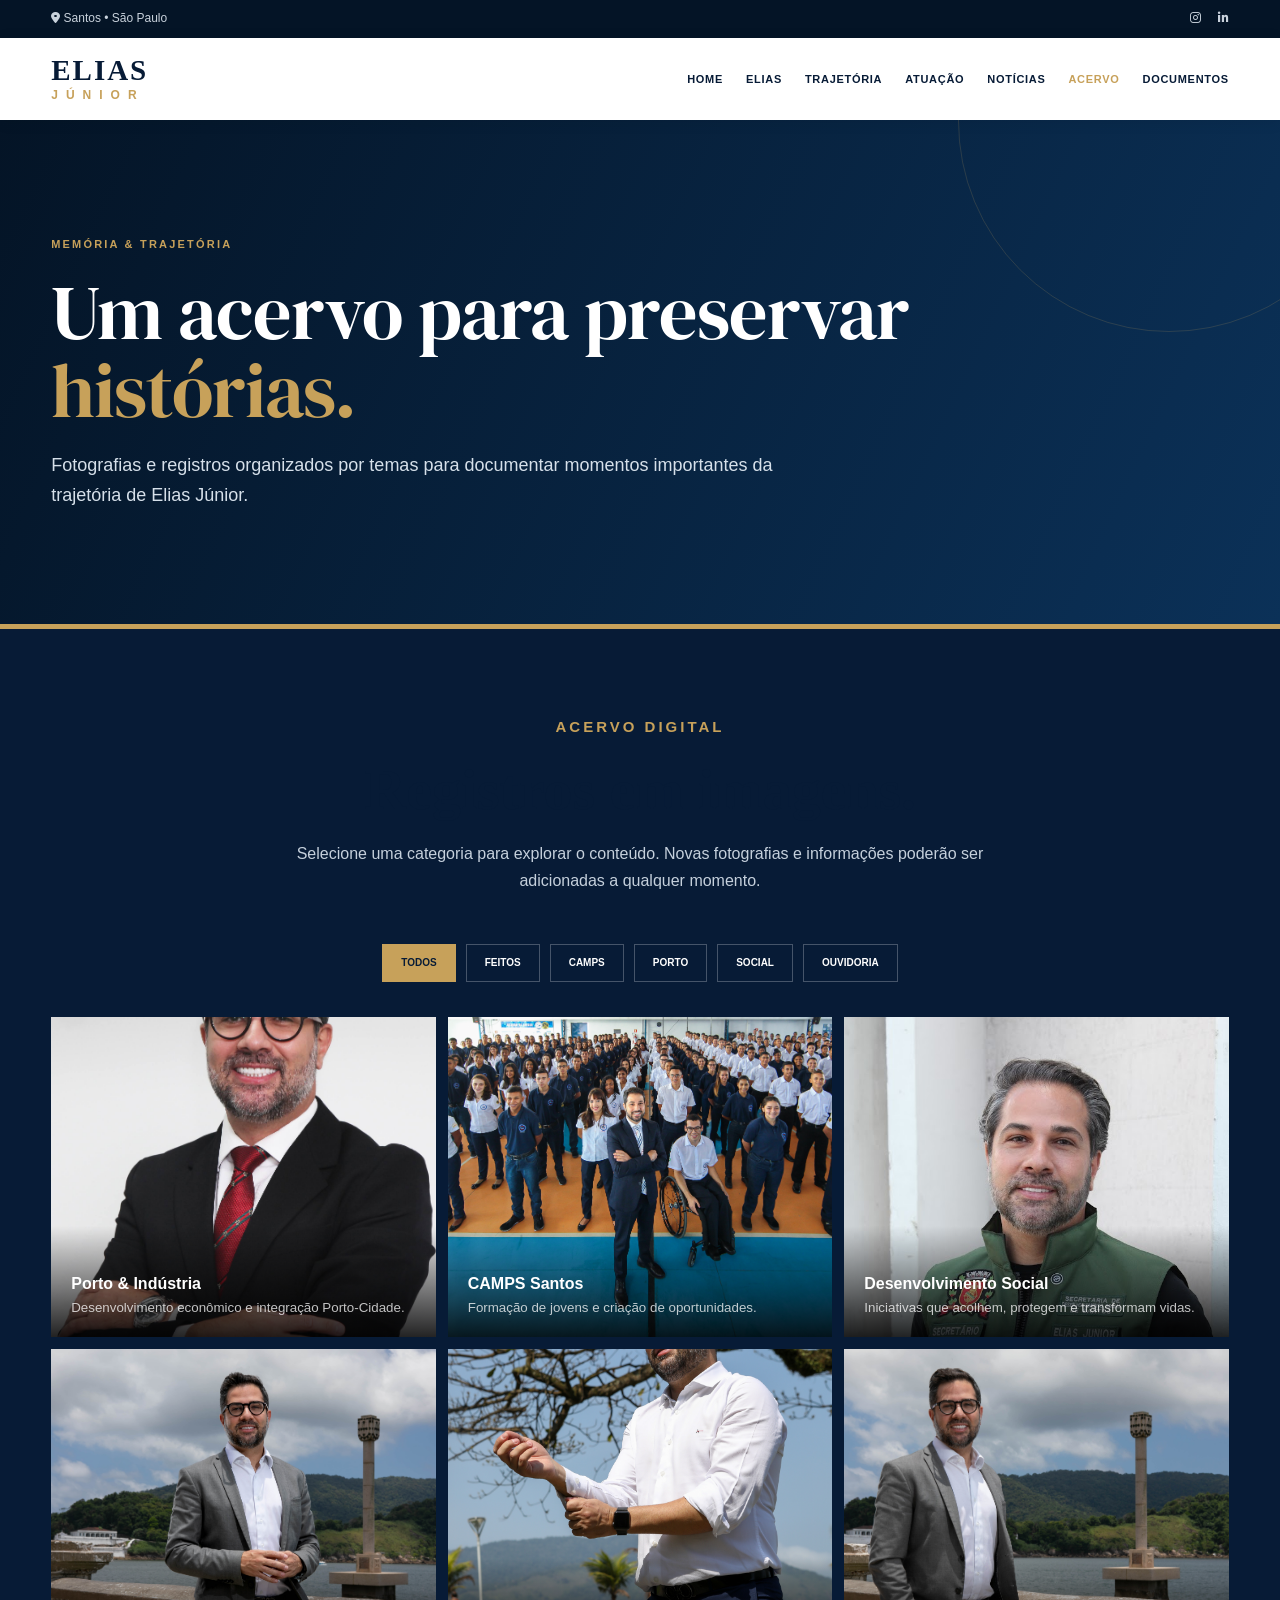
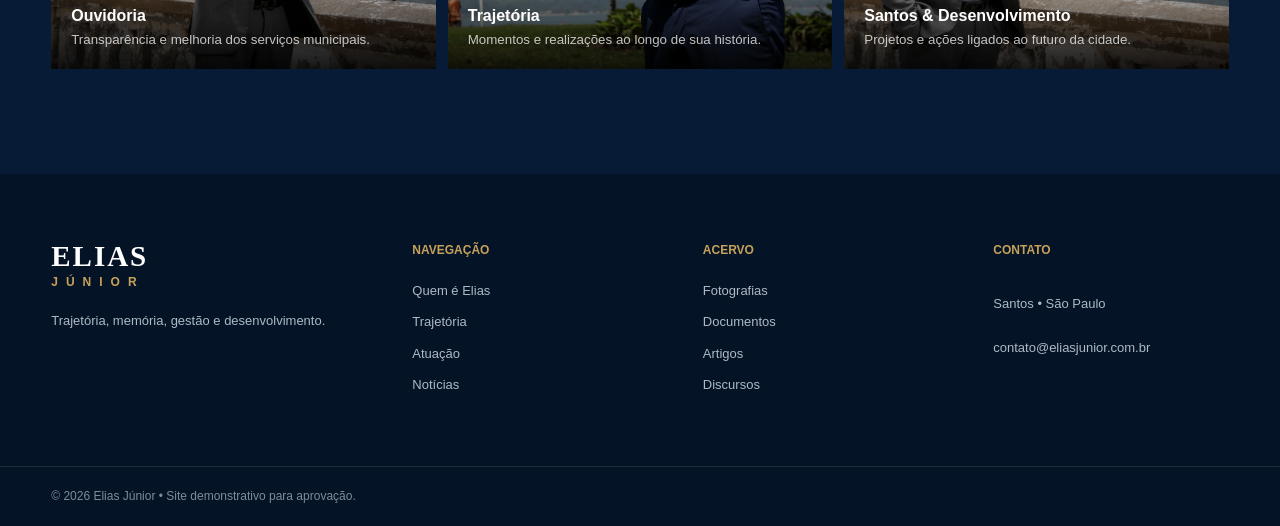
<file: acervo.html>
<!DOCTYPE html>
<html lang="pt-BR">
<head>
  <meta charset="UTF-8">
  <meta name="viewport" content="width=device-width, initial-scale=1.0">
  <meta name="description" content="Acervo digital de fotografias e registros da trajetória de Elias Júnior.">
  <title>Acervo | Elias Júnior</title>
  <link rel="preconnect" href="https://fonts.googleapis.com">
  <link rel="preconnect" href="https://fonts.gstatic.com" crossorigin>
  <link href="https://fonts.googleapis.com/css2?family=DM+Serif+Display&family=Montserrat:wght@400;500;600;700;800&family=Roboto+Slab:wght@500;600;700&display=swap" rel="stylesheet">
  <link rel="stylesheet" href="https://cdnjs.cloudflare.com/ajax/libs/font-awesome/6.6.0/css/all.min.css">
  <link rel="stylesheet" href="style.css?v=20260824-titulos-dm-serif">
</head>
<body class="internal-page">
  <header class="topbar">
    <div class="container topbar-inner">
      <span><i class="fa-solid fa-location-dot"></i> Santos • São Paulo</span>
      <div class="topbar-social">
        <a href="https://www.instagram.com/soueliasjunior?igsh=bm9hNml6cGlpMXU1" aria-label="Instagram"><i class="fa-brands fa-instagram"></i></a>
        <a href="https://linkedin.com/in/elias-júnior-178a2b65" aria-label="LinkedIn"><i class="fa-brands fa-linkedin-in"></i></a>
      </div>
    </div>
  </header>

  <header class="site-header" id="siteHeader">
    <div class="container header-inner">
      <a href="index.html#inicio" class="brand" aria-label="Elias Júnior">
        <span class="brand-main">ELIAS</span><span class="brand-sub">JÚNIOR</span>
      </a>
      <nav class="desktop-nav" aria-label="Navegação principal">
        <a href="index.html#inicio">HOME</a><a href="index.html#sobre">ELIAS</a><a href="index.html#trajetoria">TRAJETÓRIA</a>
        <a href="index.html#atuacao">ATUAÇÃO</a><a href="noticias.html">NOTÍCIAS</a><a class="active" href="acervo.html">ACERVO</a>
        <a href="documentos.html">DOCUMENTOS</a>
      </nav>
      <button class="menu-toggle" id="menuToggle" aria-label="Abrir menu" aria-expanded="false"><span></span><span></span><span></span></button>
    </div>
    <nav class="mobile-nav" id="mobileNav">
      <a href="index.html#inicio">Home</a><a href="index.html#sobre">Elias</a><a href="index.html#trajetoria">Trajetória</a><a href="index.html#atuacao">Atuação</a><a href="noticias.html">Notícias</a><a class="active" href="acervo.html">Acervo</a><a href="documentos.html">Documentos</a>
    </nav>
  </header>

  <main>
    <section class="internal-hero">
      <div class="container">
        <span class="section-kicker light">MEMÓRIA & TRAJETÓRIA</span>
        <h1>Um acervo para preservar <strong>histórias.</strong></h1>
        <p>Fotografias e registros organizados por temas para documentar momentos importantes da trajetória de Elias Júnior.</p>
      </div>
    </section>

    <section class="section archive archive-page">
      <div class="container">
        <div class="section-heading centered"><span class="section-kicker light">ACERVO DIGITAL</span><h2 class="light-title">Registros em imagens.</h2><p class="light-text">Selecione uma categoria para explorar o conteúdo. Novas fotografias e informações poderão ser adicionadas a qualquer momento.</p></div>
        <div class="archive-filters" id="archiveFilters"><button class="active" data-filter="all">TODOS</button><button data-filter="feitos">FEITOS</button><button data-filter="camps">CAMPS</button><button data-filter="porto">PORTO</button><button data-filter="social">SOCIAL</button><button data-filter="ouvidoria">OUVIDORIA</button></div>
        <div class="archive-grid archive-page-grid">
          <button class="archive-item" data-category="porto" data-image="fotoporto.JPG"><div class="photo-slot archive-photo has-image" style="background-image:url('fotoporto.JPG')"></div><div class="archive-caption"><strong>Porto & Indústria</strong><small>Desenvolvimento econômico e integração Porto-Cidade.</small></div></button>
          <button class="archive-item" data-category="camps" data-image="fotocamps.jpeg"><div class="photo-slot archive-photo has-image" style="background-image:url('fotocamps.jpeg')"></div><div class="archive-caption"><strong>CAMPS Santos</strong><small>Formação de jovens e criação de oportunidades.</small></div></button>
          <button class="archive-item" data-category="social" data-image="fotosocial.jpeg"><div class="photo-slot archive-photo has-image" style="background-image:url('fotosocial.jpeg');background-position:center 15%"></div><div class="archive-caption"><strong>Desenvolvimento Social</strong><small>Iniciativas que acolhem, protegem e transformam vidas.</small></div></button>
          <button class="archive-item" data-category="ouvidoria" data-image="assets/hero-atual-3.jpg"><div class="photo-slot archive-photo has-image" style="background-image:url('assets/hero-atual-3.jpg')"></div><div class="archive-caption"><strong>Ouvidoria</strong><small>Transparência e melhoria dos serviços municipais.</small></div></button>
          <button class="archive-item" data-category="feitos" data-image="assets/elias-sobre.jpg"><div class="photo-slot archive-photo has-image" style="background-image:url('assets/elias-sobre.jpg')"></div><div class="archive-caption"><strong>Trajetória</strong><small>Momentos e realizações ao longo de sua história.</small></div></button>
          <button class="archive-item" data-category="porto" data-image="assets/destaque-porto.jpg"><div class="photo-slot archive-photo has-image" style="background-image:url('assets/destaque-porto.jpg')"></div><div class="archive-caption"><strong>Santos & Desenvolvimento</strong><small>Projetos e ações ligados ao futuro da cidade.</small></div></button>
        </div>
      </div>
    </section>
  </main>

  <footer class="footer"><div class="container footer-grid"><div><a href="index.html#inicio" class="brand footer-brand"><span class="brand-main">ELIAS</span><span class="brand-sub">JÚNIOR</span></a><p>Trajetória, memória, gestão e desenvolvimento.</p></div><div><h3>NAVEGAÇÃO</h3><a href="index.html#sobre">Quem é Elias</a><a href="index.html#trajetoria">Trajetória</a><a href="index.html#atuacao">Atuação</a><a href="noticias.html">Notícias</a></div><div><h3>ACERVO</h3><a href="acervo.html">Fotografias</a><a href="documentos.html">Documentos</a><a href="documentos.html?categoria=artigos">Artigos</a><a href="documentos.html?categoria=discursos">Discursos</a></div><div><h3>CONTATO</h3><p>Santos • São Paulo</p><a href="mailto:contato@eliasjunior.com.br">contato@eliasjunior.com.br</a></div></div><div class="footer-bottom"><div class="container">© 2026 Elias Júnior • Site demonstrativo para aprovação.</div></div></footer>
  <button class="back-top" id="backTop" aria-label="Voltar ao topo"><i class="fa-solid fa-arrow-up"></i></button>
  <div class="lightbox" id="lightbox" aria-hidden="true"><button class="lightbox-close" id="lightboxClose" aria-label="Fechar imagem"><i class="fa-solid fa-xmark"></i></button><div class="lightbox-content"><div class="lightbox-image" id="lightboxImage"></div></div></div>
  <script src="script.js?v=20260821-animacao-sobre"></script>
</body>
</html>
</file>
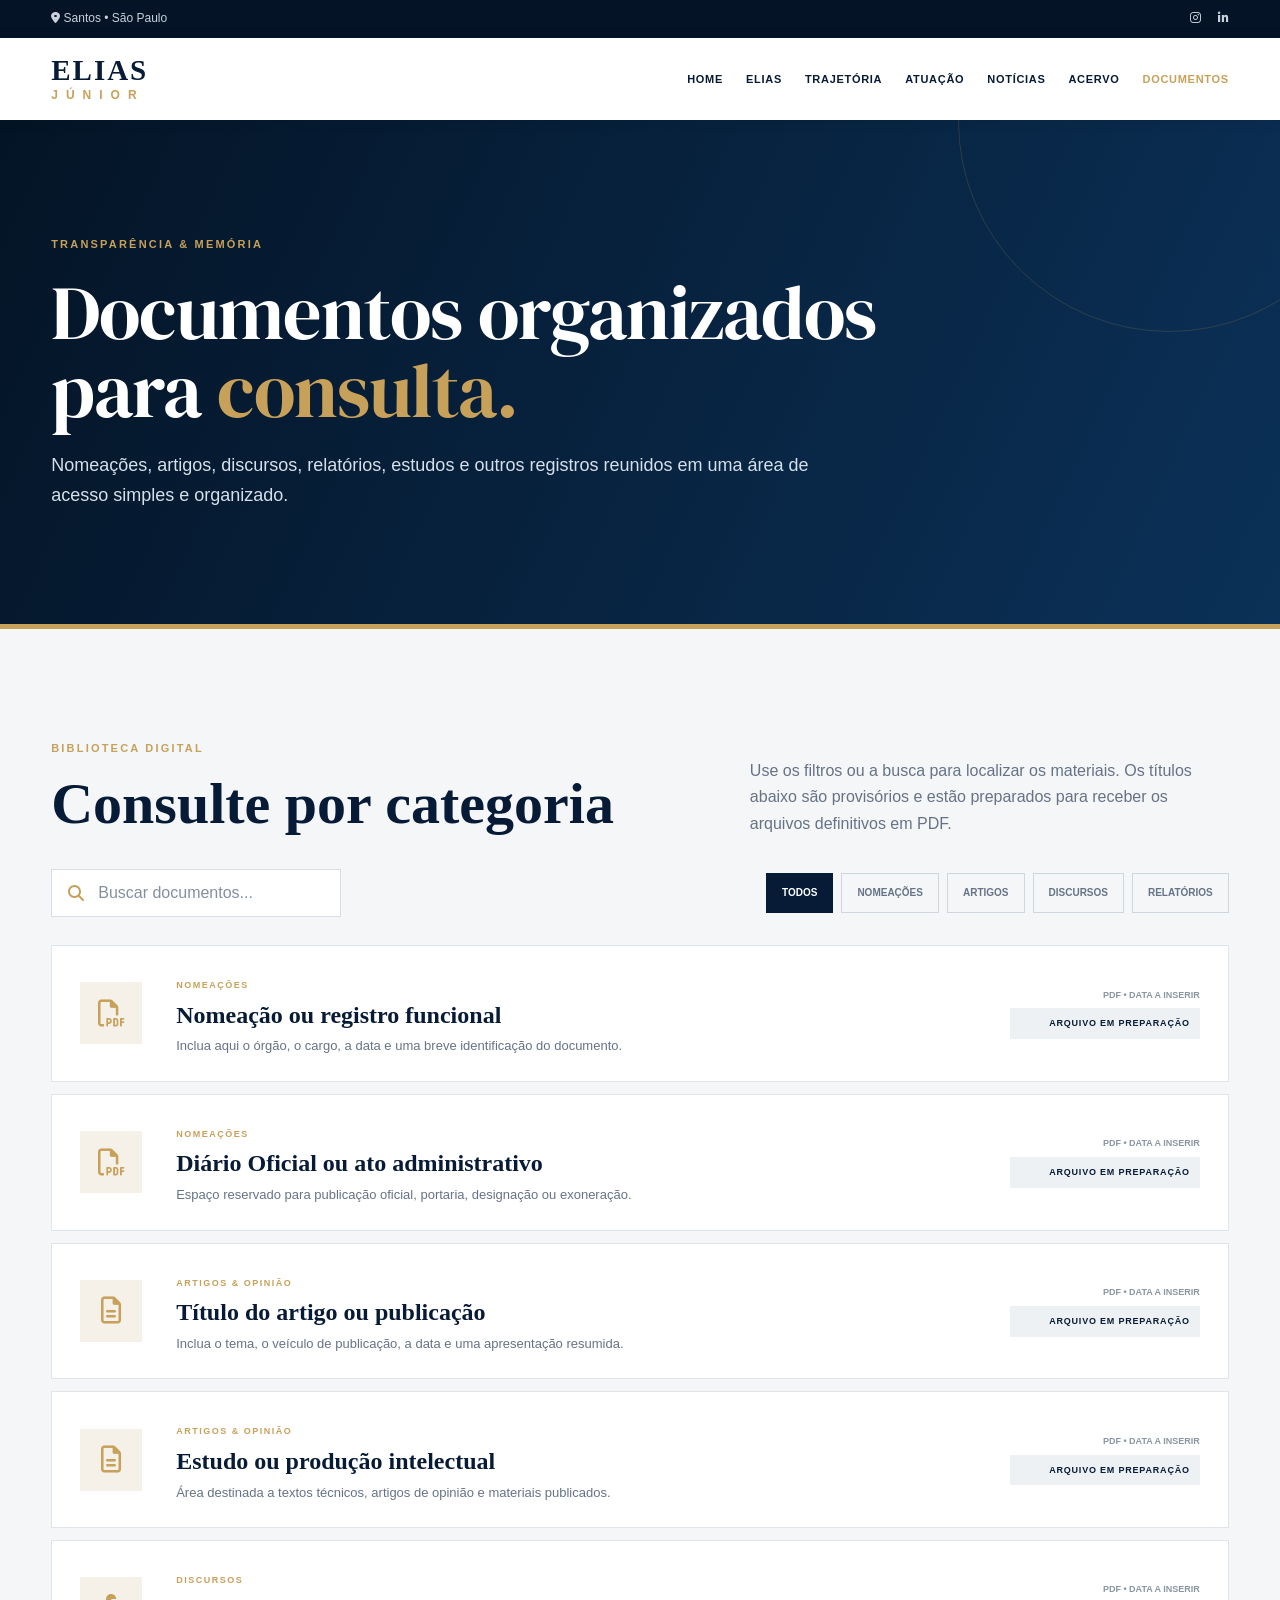
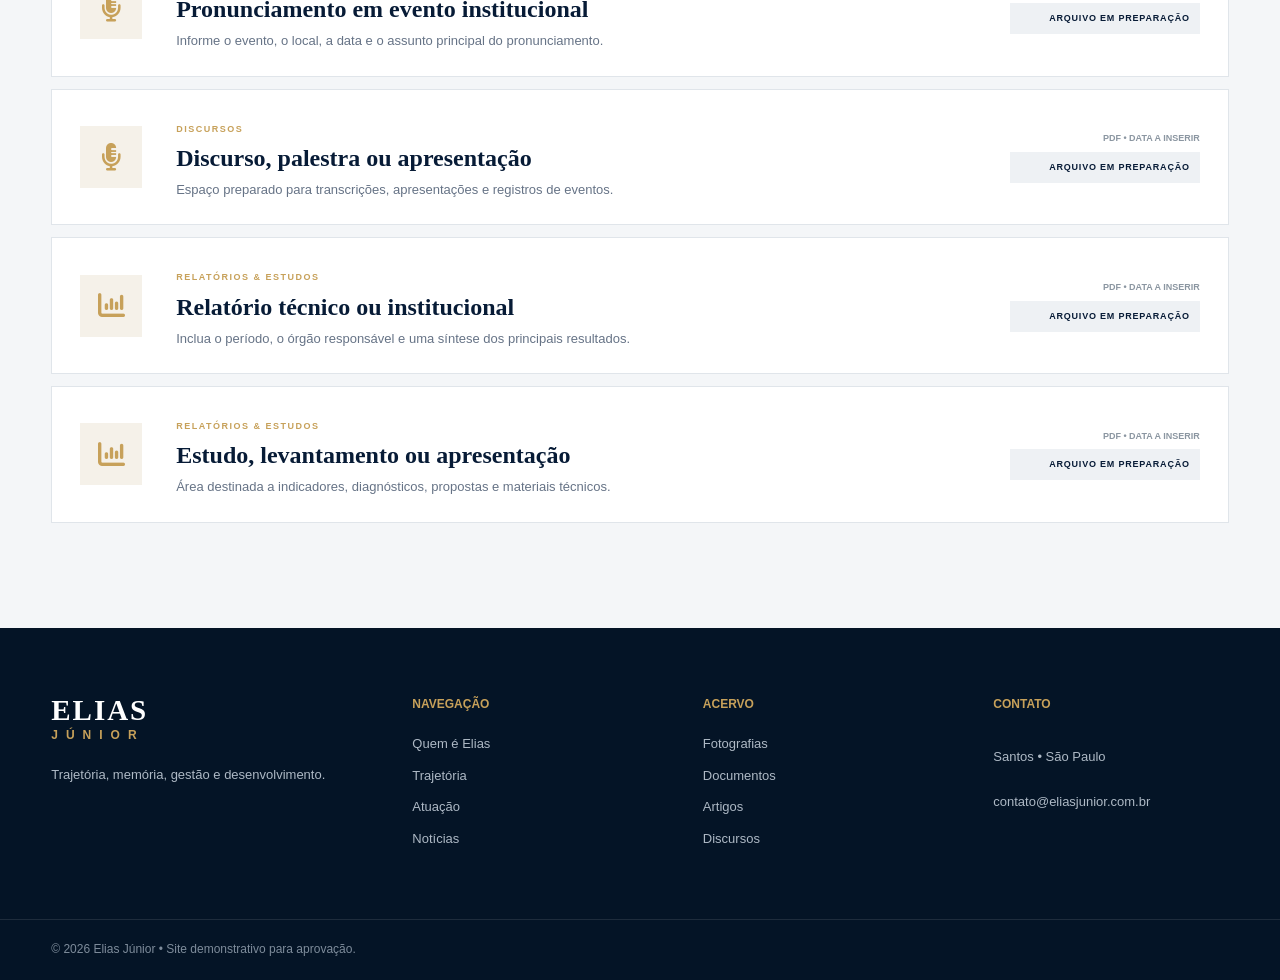
<file: documentos.html>
<!DOCTYPE html>
<html lang="pt-BR">
<head>
  <meta charset="UTF-8">
  <meta name="viewport" content="width=device-width, initial-scale=1.0">
  <meta name="description" content="Documentos, artigos, discursos, relatórios e registros da trajetória de Elias Júnior.">
  <title>Documentos | Elias Júnior</title>
  <link rel="preconnect" href="https://fonts.googleapis.com">
  <link rel="preconnect" href="https://fonts.gstatic.com" crossorigin>
  <link href="https://fonts.googleapis.com/css2?family=DM+Serif+Display&family=Montserrat:wght@400;500;600;700;800&family=Roboto+Slab:wght@500;600;700&display=swap" rel="stylesheet">
  <link rel="stylesheet" href="https://cdnjs.cloudflare.com/ajax/libs/font-awesome/6.6.0/css/all.min.css">
  <link rel="stylesheet" href="style.css?v=20260824-titulos-dm-serif">
</head>
<body class="internal-page">
  <header class="topbar">
    <div class="container topbar-inner">
      <span><i class="fa-solid fa-location-dot"></i> Santos • São Paulo</span>
      <div class="topbar-social">
        <a href="https://www.instagram.com/soueliasjunior?igsh=bm9hNml6cGlpMXU1" aria-label="Instagram"><i class="fa-brands fa-instagram"></i></a>
        <a href="https://linkedin.com/in/elias-júnior-178a2b65" aria-label="LinkedIn"><i class="fa-brands fa-linkedin-in"></i></a>
      </div>
    </div>
  </header>

  <header class="site-header" id="siteHeader">
    <div class="container header-inner">
      <a href="index.html#inicio" class="brand" aria-label="Elias Júnior">
        <span class="brand-main">ELIAS</span><span class="brand-sub">JÚNIOR</span>
      </a>
      <nav class="desktop-nav" aria-label="Navegação principal">
        <a href="index.html#inicio">HOME</a><a href="index.html#sobre">ELIAS</a><a href="index.html#trajetoria">TRAJETÓRIA</a>
        <a href="index.html#atuacao">ATUAÇÃO</a><a href="noticias.html">NOTÍCIAS</a><a href="acervo.html">ACERVO</a>
        <a class="active" href="documentos.html">DOCUMENTOS</a>
      </nav>
      <button class="menu-toggle" id="menuToggle" aria-label="Abrir menu" aria-expanded="false"><span></span><span></span><span></span></button>
    </div>
    <nav class="mobile-nav" id="mobileNav">
      <a href="index.html#inicio">Home</a><a href="index.html#sobre">Elias</a><a href="index.html#trajetoria">Trajetória</a><a href="index.html#atuacao">Atuação</a><a href="noticias.html">Notícias</a><a href="acervo.html">Acervo</a><a class="active" href="documentos.html">Documentos</a>
    </nav>
  </header>

  <main>
    <section class="internal-hero">
      <div class="container">
        <span class="section-kicker light">TRANSPARÊNCIA & MEMÓRIA</span>
        <h1>Documentos organizados para <strong>consulta.</strong></h1>
        <p>Nomeações, artigos, discursos, relatórios, estudos e outros registros reunidos em uma área de acesso simples e organizado.</p>
      </div>
    </section>

    <section class="section document-library">
      <div class="container">
        <div class="internal-heading document-library-heading">
          <div><span class="section-kicker">BIBLIOTECA DIGITAL</span><h2>Consulte por categoria</h2></div>
          <p>Use os filtros ou a busca para localizar os materiais. Os títulos abaixo são provisórios e estão preparados para receber os arquivos definitivos em PDF.</p>
        </div>

        <div class="document-toolbar">
          <label class="document-search"><i class="fa-solid fa-magnifying-glass"></i><input type="search" id="documentSearch" placeholder="Buscar documentos..." aria-label="Buscar documentos"></label>
          <div class="document-filters" id="documentFilters" aria-label="Categorias de documentos">
            <button class="active" data-doc-filter="all">TODOS</button>
            <button data-doc-filter="nomeacoes">NOMEAÇÕES</button>
            <button data-doc-filter="artigos">ARTIGOS</button>
            <button data-doc-filter="discursos">DISCURSOS</button>
            <button data-doc-filter="relatorios">RELATÓRIOS</button>
          </div>
        </div>

        <div class="document-library-list" id="documentLibraryList">
          <article class="document-entry" data-doc-category="nomeacoes">
            <div class="document-entry-icon"><i class="fa-regular fa-file-pdf"></i></div>
            <div class="document-entry-copy"><span>NOMEAÇÕES</span><h3>Nomeação ou registro funcional</h3><p>Inclua aqui o órgão, o cargo, a data e uma breve identificação do documento.</p></div>
            <div class="document-entry-meta"><small>PDF • DATA A INSERIR</small><strong>ARQUIVO EM PREPARAÇÃO</strong></div>
          </article>
          <article class="document-entry" data-doc-category="nomeacoes">
            <div class="document-entry-icon"><i class="fa-regular fa-file-pdf"></i></div>
            <div class="document-entry-copy"><span>NOMEAÇÕES</span><h3>Diário Oficial ou ato administrativo</h3><p>Espaço reservado para publicação oficial, portaria, designação ou exoneração.</p></div>
            <div class="document-entry-meta"><small>PDF • DATA A INSERIR</small><strong>ARQUIVO EM PREPARAÇÃO</strong></div>
          </article>
          <article class="document-entry" data-doc-category="artigos">
            <div class="document-entry-icon"><i class="fa-regular fa-file-lines"></i></div>
            <div class="document-entry-copy"><span>ARTIGOS & OPINIÃO</span><h3>Título do artigo ou publicação</h3><p>Inclua o tema, o veículo de publicação, a data e uma apresentação resumida.</p></div>
            <div class="document-entry-meta"><small>PDF • DATA A INSERIR</small><strong>ARQUIVO EM PREPARAÇÃO</strong></div>
          </article>
          <article class="document-entry" data-doc-category="artigos">
            <div class="document-entry-icon"><i class="fa-regular fa-file-lines"></i></div>
            <div class="document-entry-copy"><span>ARTIGOS & OPINIÃO</span><h3>Estudo ou produção intelectual</h3><p>Área destinada a textos técnicos, artigos de opinião e materiais publicados.</p></div>
            <div class="document-entry-meta"><small>PDF • DATA A INSERIR</small><strong>ARQUIVO EM PREPARAÇÃO</strong></div>
          </article>
          <article class="document-entry" data-doc-category="discursos">
            <div class="document-entry-icon"><i class="fa-solid fa-microphone-lines"></i></div>
            <div class="document-entry-copy"><span>DISCURSOS</span><h3>Pronunciamento em evento institucional</h3><p>Informe o evento, o local, a data e o assunto principal do pronunciamento.</p></div>
            <div class="document-entry-meta"><small>PDF • DATA A INSERIR</small><strong>ARQUIVO EM PREPARAÇÃO</strong></div>
          </article>
          <article class="document-entry" data-doc-category="discursos">
            <div class="document-entry-icon"><i class="fa-solid fa-microphone-lines"></i></div>
            <div class="document-entry-copy"><span>DISCURSOS</span><h3>Discurso, palestra ou apresentação</h3><p>Espaço preparado para transcrições, apresentações e registros de eventos.</p></div>
            <div class="document-entry-meta"><small>PDF • DATA A INSERIR</small><strong>ARQUIVO EM PREPARAÇÃO</strong></div>
          </article>
          <article class="document-entry" data-doc-category="relatorios">
            <div class="document-entry-icon"><i class="fa-solid fa-chart-column"></i></div>
            <div class="document-entry-copy"><span>RELATÓRIOS & ESTUDOS</span><h3>Relatório técnico ou institucional</h3><p>Inclua o período, o órgão responsável e uma síntese dos principais resultados.</p></div>
            <div class="document-entry-meta"><small>PDF • DATA A INSERIR</small><strong>ARQUIVO EM PREPARAÇÃO</strong></div>
          </article>
          <article class="document-entry" data-doc-category="relatorios">
            <div class="document-entry-icon"><i class="fa-solid fa-chart-column"></i></div>
            <div class="document-entry-copy"><span>RELATÓRIOS & ESTUDOS</span><h3>Estudo, levantamento ou apresentação</h3><p>Área destinada a indicadores, diagnósticos, propostas e materiais técnicos.</p></div>
            <div class="document-entry-meta"><small>PDF • DATA A INSERIR</small><strong>ARQUIVO EM PREPARAÇÃO</strong></div>
          </article>
        </div>
        <p class="document-empty" id="documentEmpty">Nenhum documento foi encontrado com os filtros selecionados.</p>
      </div>
    </section>
  </main>

  <footer class="footer"><div class="container footer-grid"><div><a href="index.html#inicio" class="brand footer-brand"><span class="brand-main">ELIAS</span><span class="brand-sub">JÚNIOR</span></a><p>Trajetória, memória, gestão e desenvolvimento.</p></div><div><h3>NAVEGAÇÃO</h3><a href="index.html#sobre">Quem é Elias</a><a href="index.html#trajetoria">Trajetória</a><a href="index.html#atuacao">Atuação</a><a href="noticias.html">Notícias</a></div><div><h3>ACERVO</h3><a href="acervo.html">Fotografias</a><a href="documentos.html">Documentos</a><a href="documentos.html?categoria=artigos">Artigos</a><a href="documentos.html?categoria=discursos">Discursos</a></div><div><h3>CONTATO</h3><p>Santos • São Paulo</p><a href="mailto:contato@eliasjunior.com.br">contato@eliasjunior.com.br</a></div></div><div class="footer-bottom"><div class="container">© 2026 Elias Júnior • Site demonstrativo para aprovação.</div></div></footer>
  <button class="back-top" id="backTop" aria-label="Voltar ao topo"><i class="fa-solid fa-arrow-up"></i></button>
  <script src="script.js?v=20260821-animacao-sobre"></script>
</body>
</html>
</file>
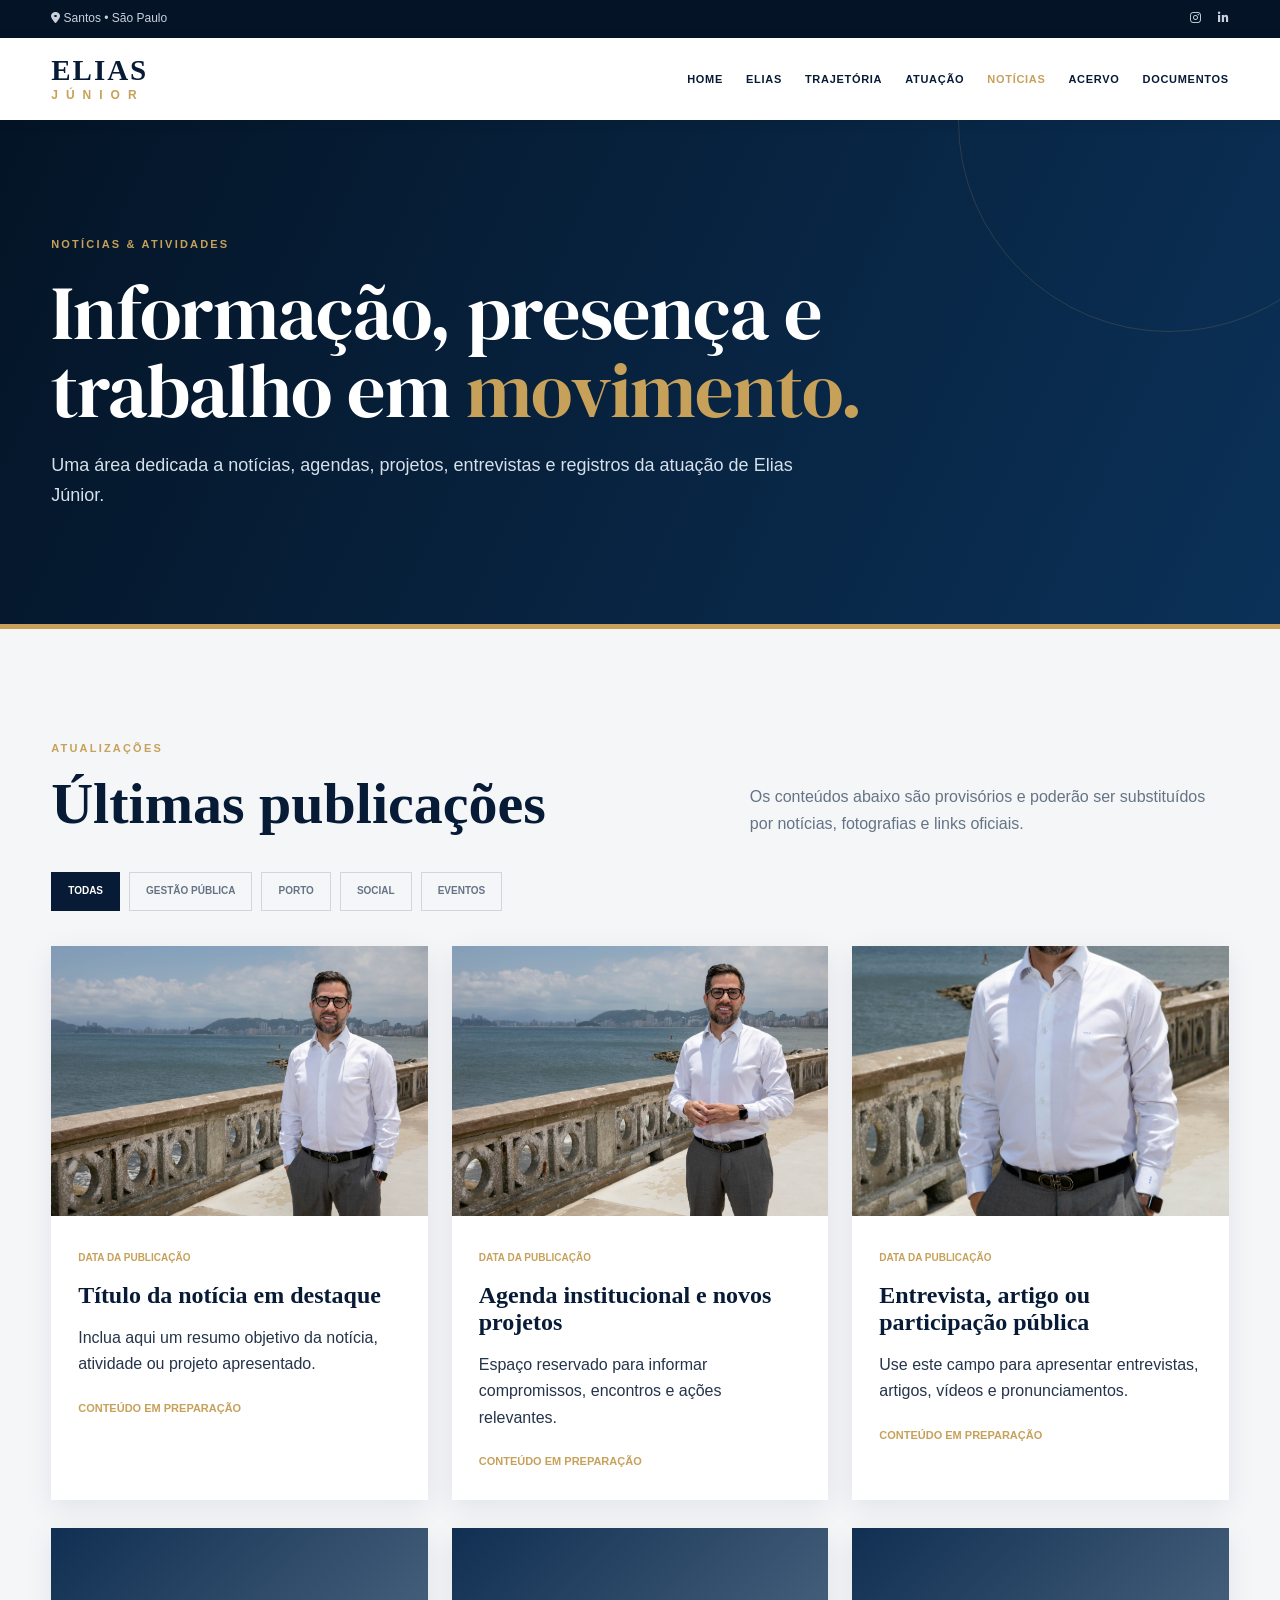
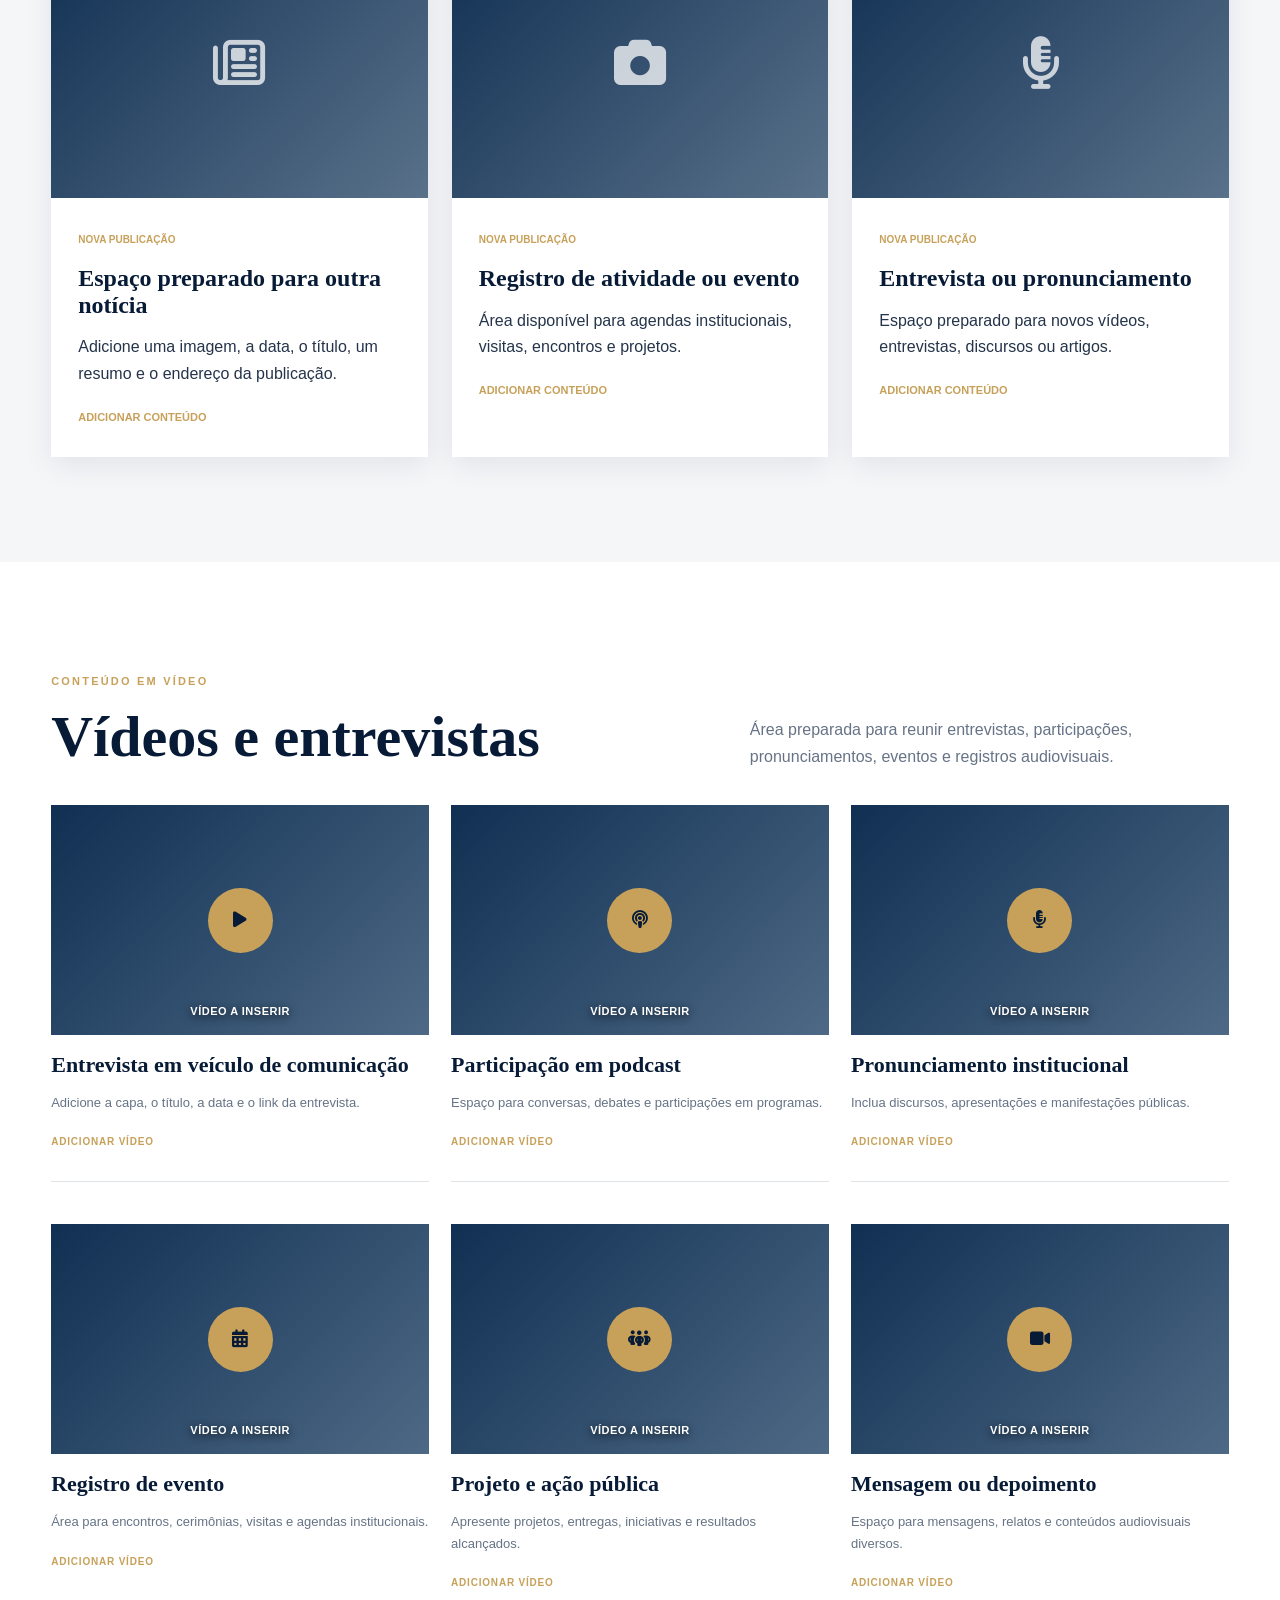
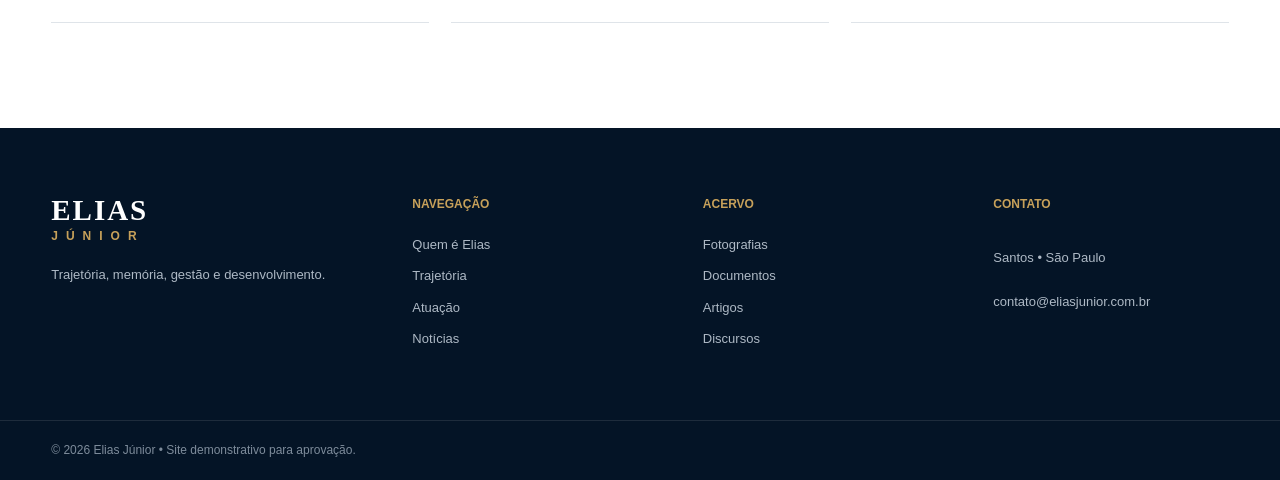
<file: noticias.html>
<!DOCTYPE html>
<html lang="pt-BR">
<head>
  <meta charset="UTF-8">
  <meta name="viewport" content="width=device-width, initial-scale=1.0">
  <meta name="description" content="Notícias, atividades e atualizações da trajetória de Elias Júnior.">
  <title>Notícias | Elias Júnior</title>
  <link rel="preconnect" href="https://fonts.googleapis.com">
  <link rel="preconnect" href="https://fonts.gstatic.com" crossorigin>
  <link href="https://fonts.googleapis.com/css2?family=DM+Serif+Display&family=Montserrat:wght@400;500;600;700;800&family=Roboto+Slab:wght@500;600;700&display=swap" rel="stylesheet">
  <link rel="stylesheet" href="https://cdnjs.cloudflare.com/ajax/libs/font-awesome/6.6.0/css/all.min.css">
  <link rel="stylesheet" href="style.css?v=20260824-titulos-dm-serif">
</head>
<body class="internal-page">
  <header class="topbar">
    <div class="container topbar-inner">
      <span><i class="fa-solid fa-location-dot"></i> Santos • São Paulo</span>
      <div class="topbar-social">
        <a href="https://www.instagram.com/soueliasjunior?igsh=bm9hNml6cGlpMXU1" aria-label="Instagram"><i class="fa-brands fa-instagram"></i></a>
        <a href="https://linkedin.com/in/elias-júnior-178a2b65" aria-label="LinkedIn"><i class="fa-brands fa-linkedin-in"></i></a>
      </div>
    </div>
  </header>

  <header class="site-header" id="siteHeader">
    <div class="container header-inner">
      <a href="index.html#inicio" class="brand" aria-label="Elias Júnior">
        <span class="brand-main">ELIAS</span><span class="brand-sub">JÚNIOR</span>
      </a>
      <nav class="desktop-nav" aria-label="Navegação principal">
        <a href="index.html#inicio">HOME</a><a href="index.html#sobre">ELIAS</a><a href="index.html#trajetoria">TRAJETÓRIA</a>
        <a href="index.html#atuacao">ATUAÇÃO</a><a class="active" href="noticias.html">NOTÍCIAS</a><a href="acervo.html">ACERVO</a>
        <a href="documentos.html">DOCUMENTOS</a>
      </nav>
      <button class="menu-toggle" id="menuToggle" aria-label="Abrir menu" aria-expanded="false"><span></span><span></span><span></span></button>
    </div>
    <nav class="mobile-nav" id="mobileNav">
      <a href="index.html#inicio">Home</a><a href="index.html#sobre">Elias</a><a href="index.html#trajetoria">Trajetória</a><a href="index.html#atuacao">Atuação</a><a class="active" href="noticias.html">Notícias</a><a href="acervo.html">Acervo</a><a href="documentos.html">Documentos</a>
    </nav>
  </header>

  <main>
    <section class="internal-hero">
      <div class="container">
        <span class="section-kicker light">NOTÍCIAS & ATIVIDADES</span>
        <h1>Informação, presença e trabalho em <strong>movimento.</strong></h1>
        <p>Uma área dedicada a notícias, agendas, projetos, entrevistas e registros da atuação de Elias Júnior.</p>
      </div>
    </section>

    <section class="section internal-content">
      <div class="container">
        <div class="internal-heading">
          <div><span class="section-kicker">ATUALIZAÇÕES</span><h2>Últimas publicações</h2></div>
          <p>Os conteúdos abaixo são provisórios e poderão ser substituídos por notícias, fotografias e links oficiais.</p>
        </div>
        <div class="content-filters" aria-label="Categorias de notícias">
          <span class="active">TODAS</span><span>GESTÃO PÚBLICA</span><span>PORTO</span><span>SOCIAL</span><span>EVENTOS</span>
        </div>
        <div class="news-grid internal-news-grid">
          <article class="news-card"><div class="photo-slot news-photo has-image" style="background-image:url('assets/noticia-1.jpg')"></div><div class="news-body"><span class="news-date">DATA DA PUBLICAÇÃO</span><h3>Título da notícia em destaque</h3><p>Inclua aqui um resumo objetivo da notícia, atividade ou projeto apresentado.</p><a href="#">CONTEÚDO EM PREPARAÇÃO</a></div></article>
          <article class="news-card"><div class="photo-slot news-photo has-image" style="background-image:url('assets/noticia-2.jpg')"></div><div class="news-body"><span class="news-date">DATA DA PUBLICAÇÃO</span><h3>Agenda institucional e novos projetos</h3><p>Espaço reservado para informar compromissos, encontros e ações relevantes.</p><a href="#">CONTEÚDO EM PREPARAÇÃO</a></div></article>
          <article class="news-card"><div class="photo-slot news-photo has-image" style="background-image:url('assets/noticia-3.jpg')"></div><div class="news-body"><span class="news-date">DATA DA PUBLICAÇÃO</span><h3>Entrevista, artigo ou participação pública</h3><p>Use este campo para apresentar entrevistas, artigos, vídeos e pronunciamentos.</p><a href="#">CONTEÚDO EM PREPARAÇÃO</a></div></article>
          <article class="news-card"><div class="photo-slot news-photo content-photo-placeholder"><i class="fa-regular fa-newspaper"></i></div><div class="news-body"><span class="news-date">NOVA PUBLICAÇÃO</span><h3>Espaço preparado para outra notícia</h3><p>Adicione uma imagem, a data, o título, um resumo e o endereço da publicação.</p><a href="#">ADICIONAR CONTEÚDO</a></div></article>
          <article class="news-card"><div class="photo-slot news-photo content-photo-placeholder"><i class="fa-solid fa-camera"></i></div><div class="news-body"><span class="news-date">NOVA PUBLICAÇÃO</span><h3>Registro de atividade ou evento</h3><p>Área disponível para agendas institucionais, visitas, encontros e projetos.</p><a href="#">ADICIONAR CONTEÚDO</a></div></article>
          <article class="news-card"><div class="photo-slot news-photo content-photo-placeholder"><i class="fa-solid fa-microphone-lines"></i></div><div class="news-body"><span class="news-date">NOVA PUBLICAÇÃO</span><h3>Entrevista ou pronunciamento</h3><p>Espaço preparado para novos vídeos, entrevistas, discursos ou artigos.</p><a href="#">ADICIONAR CONTEÚDO</a></div></article>
        </div>
      </div>
    </section>

    <section class="section video-library">
      <div class="container">
        <div class="internal-heading">
          <div><span class="section-kicker">CONTEÚDO EM VÍDEO</span><h2>Vídeos e entrevistas</h2></div>
          <p>Área preparada para reunir entrevistas, participações, pronunciamentos, eventos e registros audiovisuais.</p>
        </div>
        <div class="video-grid video-placeholder-grid">
          <article class="video-card video-placeholder-card"><div class="video-thumb video-placeholder"><span class="video-play"><i class="fa-solid fa-play"></i></span><span class="video-label">VÍDEO A INSERIR</span></div><h3>Entrevista em veículo de comunicação</h3><p>Adicione a capa, o título, a data e o link da entrevista.</p><span class="video-status">ADICIONAR VÍDEO</span></article>
          <article class="video-card video-placeholder-card"><div class="video-thumb video-placeholder"><span class="video-play"><i class="fa-solid fa-podcast"></i></span><span class="video-label">VÍDEO A INSERIR</span></div><h3>Participação em podcast</h3><p>Espaço para conversas, debates e participações em programas.</p><span class="video-status">ADICIONAR VÍDEO</span></article>
          <article class="video-card video-placeholder-card"><div class="video-thumb video-placeholder"><span class="video-play"><i class="fa-solid fa-microphone-lines"></i></span><span class="video-label">VÍDEO A INSERIR</span></div><h3>Pronunciamento institucional</h3><p>Inclua discursos, apresentações e manifestações públicas.</p><span class="video-status">ADICIONAR VÍDEO</span></article>
          <article class="video-card video-placeholder-card"><div class="video-thumb video-placeholder"><span class="video-play"><i class="fa-solid fa-calendar-days"></i></span><span class="video-label">VÍDEO A INSERIR</span></div><h3>Registro de evento</h3><p>Área para encontros, cerimônias, visitas e agendas institucionais.</p><span class="video-status">ADICIONAR VÍDEO</span></article>
          <article class="video-card video-placeholder-card"><div class="video-thumb video-placeholder"><span class="video-play"><i class="fa-solid fa-people-group"></i></span><span class="video-label">VÍDEO A INSERIR</span></div><h3>Projeto e ação pública</h3><p>Apresente projetos, entregas, iniciativas e resultados alcançados.</p><span class="video-status">ADICIONAR VÍDEO</span></article>
          <article class="video-card video-placeholder-card"><div class="video-thumb video-placeholder"><span class="video-play"><i class="fa-solid fa-video"></i></span><span class="video-label">VÍDEO A INSERIR</span></div><h3>Mensagem ou depoimento</h3><p>Espaço para mensagens, relatos e conteúdos audiovisuais diversos.</p><span class="video-status">ADICIONAR VÍDEO</span></article>
        </div>
      </div>
    </section>
  </main>

  <footer class="footer"><div class="container footer-grid"><div><a href="index.html#inicio" class="brand footer-brand"><span class="brand-main">ELIAS</span><span class="brand-sub">JÚNIOR</span></a><p>Trajetória, memória, gestão e desenvolvimento.</p></div><div><h3>NAVEGAÇÃO</h3><a href="index.html#sobre">Quem é Elias</a><a href="index.html#trajetoria">Trajetória</a><a href="index.html#atuacao">Atuação</a><a href="noticias.html">Notícias</a></div><div><h3>ACERVO</h3><a href="acervo.html">Fotografias</a><a href="documentos.html">Documentos</a><a href="documentos.html?categoria=artigos">Artigos</a><a href="documentos.html?categoria=discursos">Discursos</a></div><div><h3>CONTATO</h3><p>Santos • São Paulo</p><a href="mailto:contato@eliasjunior.com.br">contato@eliasjunior.com.br</a></div></div><div class="footer-bottom"><div class="container">© 2026 Elias Júnior • Site demonstrativo para aprovação.</div></div></footer>
  <button class="back-top" id="backTop" aria-label="Voltar ao topo"><i class="fa-solid fa-arrow-up"></i></button>
  <script src="script.js?v=20260821-animacao-sobre"></script>
</body>
</html>
</file>
<file: style.css>
@import url('https://fonts.googleapis.com/css2?family=DM+Serif+Display&display=swap');

:root{--navy:#071b36;--blue:#123b64;--gold:#c7a15a;--cream:#f5f1e9;--text:#25344a;--white:#fff;--line:#dfe4e9;--shadow:0 18px 45px rgba(5,20,40,.15)}*{box-sizing:border-box}html{scroll-behavior:smooth}body{margin:0;font-family:Arial,Helvetica,sans-serif;color:var(--text);background:#fff;line-height:1.65}a{text-decoration:none;color:inherit}button{font:inherit}.container{width:min(1180px,92%);margin:auto}.topbar{background:#041426;color:#c9d2dc;font-size:12px}.topbar-inner{height:38px;display:flex;align-items:center;justify-content:space-between}.topbar-social{display:flex;gap:17px}.site-header{position:sticky;top:0;z-index:1000;background:rgba(255,255,255,.97);box-shadow:0 2px 15px rgba(0,0,0,.07)}.header-inner{height:82px;display:flex;align-items:center;justify-content:space-between}.brand{display:flex;flex-direction:column;line-height:.85}.brand-main{font-family:Georgia,serif;font-size:29px;font-weight:800;color:var(--navy);letter-spacing:2px}.brand-sub{font-size:12px;font-weight:800;color:var(--gold);letter-spacing:8px;margin-top:8px}.desktop-nav{display:flex;gap:23px}.desktop-nav a{font-size:11px;font-weight:800;letter-spacing:.7px;color:var(--navy)}.desktop-nav a:hover{color:var(--gold)}.menu-toggle{display:none;background:none;border:0;width:42px}.menu-toggle span{display:block;height:2px;background:var(--navy);margin:7px}.mobile-nav{display:none;padding:10px 4%;background:#fff}.mobile-nav.open{display:grid}.mobile-nav a{padding:12px;border-bottom:1px solid var(--line);font-weight:700}.hero{height:min(720px,80vh);min-height:570px;position:relative;overflow:hidden;background:var(--navy)}.hero-slide{position:absolute;inset:0;display:grid;align-items:center;opacity:0;visibility:hidden;transition:opacity .7s;background-image:linear-gradient(90deg,rgba(4,20,38,.92),rgba(4,20,38,.48),rgba(4,20,38,.18)),var(--bg);background-size:cover;background-position:center 20%}.hero-slide.active{opacity:1;visibility:visible}.hero-content{position:relative;color:#fff;max-width:1180px}.hero-content>*{max-width:720px}.eyebrow,.section-kicker{font-size:11px;font-weight:800;letter-spacing:2.2px;color:var(--gold)}h1,h2,h3{font-family:Georgia,"Times New Roman",serif;line-height:1.12;margin-top:0}.hero h1{font-family:"DM Serif Display",Georgia,"Times New Roman",serif;font-size:clamp(44px,6vw,78px);font-weight:400;line-height:1.02;letter-spacing:-1px;margin:20px 0}.hero h1 strong{color:var(--gold);font-weight:400}.hero p{font-size:18px;color:#e5eaf0}.btn{display:inline-flex;align-items:center;justify-content:center;padding:14px 22px;font-size:12px;font-weight:800;letter-spacing:.6px;border:1px solid transparent}.btn-primary{background:var(--gold);color:var(--navy)}.btn-outline{border-color:#fff;color:#fff}.btn-light{background:#fff;color:var(--navy)}.btn-dark{background:var(--navy);color:#fff}.slider-arrow{position:absolute;top:50%;z-index:5;border:1px solid rgba(255,255,255,.45);background:rgba(4,20,38,.35);color:#fff;width:48px;height:48px;border-radius:50%}.slider-arrow.prev{left:25px}.slider-arrow.next{right:25px}.slider-dots{position:absolute;bottom:28px;left:50%;transform:translateX(-50%);z-index:5;display:flex;gap:8px}.slider-dots button{width:9px;height:9px;border:0;border-radius:50%;background:rgba(255,255,255,.45);padding:0}.slider-dots button.active{background:var(--gold);width:28px;border-radius:8px}.quick-access{margin-top:-1px;background:var(--navy)}
.quick-access .container{width:100%;max-width:none}.quick-grid{display:grid;grid-template-columns:1fr}.quick-card{padding:42px 55px;position:relative;color:#fff}.quick-dark{background:var(--navy)}.quick-quote{background:var(--navy);text-align:center;padding:86px 7%;min-height:360px;display:flex;flex-direction:column;justify-content:center}.quick-quote h2{font-size:clamp(32px,3.6vw,52px);max-width:1120px;margin:0 auto}.quick-quote-author{margin:22px 0 0;font-size:12px;font-weight:800;letter-spacing:1.3px;color:var(--gold)}.quick-icon{font-size:32px}.quick-card span{font-size:10px;letter-spacing:2px;font-weight:800}.quick-card h2{font-size:34px;margin:8px 0}.quick-card p{max-width:430px}.quick-card>strong{font-size:11px}.section{padding:105px 0}.about-grid{display:grid;grid-template-columns:.85fr 1.15fr;gap:80px;align-items:center}.photo-slot{background:#c9d0d7 center/cover no-repeat}.portrait{min-height:600px;box-shadow:var(--shadow)}.about-media{position:relative}.about-badge{position:absolute;right:-25px;bottom:30px;background:var(--gold);padding:22px;color:var(--navy);display:grid}.about-copy h2,.section-heading h2,.documents h2{font-size:clamp(36px,5vw,58px);color:var(--navy);margin:18px 0}.about-copy h2 em{color:var(--gold);font-style:normal}.about-links{display:grid;grid-template-columns:1fr 1fr;gap:15px;margin-top:35px}.about-links a{border:1px solid var(--line);padding:18px;display:flex;gap:14px}.about-links i{color:var(--gold);font-size:24px}.about-links span{display:grid;font-size:13px}.timeline-section,.archive{background:var(--navy);color:#dbe3ec}.archive .section-kicker{font-size:15px;letter-spacing:3px}.title-row{display:flex;align-items:end;justify-content:space-between;gap:30px;margin-bottom:45px}.title-row>p{max-width:440px}.light-title{color:#fff;font-size:clamp(35px,4vw,52px)}.timeline-horizontal{display:grid;grid-template-columns:repeat(5,1fr);gap:1px;background:rgba(255,255,255,.1)}.timeline-item{position:relative;min-height:260px;padding:27px;background:#0b2748;overflow:hidden;outline:0;transition:transform .28s ease,box-shadow .28s ease;z-index:1}.timeline-item:hover,.timeline-item:focus-visible{transform:translateY(-7px) scale(1.025);box-shadow:0 20px 42px rgba(0,0,0,.35);z-index:5}.timeline-summary{transition:opacity .22s ease,transform .28s ease}.timeline-item:hover .timeline-summary,.timeline-item:focus-visible .timeline-summary{opacity:0;transform:scale(.96)}.timeline-date{color:var(--gold);font-weight:800}.timeline-horizontal h3{color:#fff;font-size:20px;margin:12px 0}.timeline-horizontal p{font-size:13px}.timeline-popup{position:absolute;inset:0;padding:18px;background:#0d2d51;border:1px solid rgba(199,161,90,.75);display:grid;grid-template-rows:118px 1fr;gap:15px;opacity:0;visibility:hidden;transform:translateY(14px) scale(.94);transition:opacity .25s ease,transform .3s ease,visibility .25s;pointer-events:none}.timeline-item:hover .timeline-popup,.timeline-item:focus-visible .timeline-popup{opacity:1;visibility:visible;transform:none}.timeline-popup-photo{border:1px dashed rgba(255,255,255,.35);background:rgba(255,255,255,.035);display:grid;place-items:center;align-content:center;gap:7px;color:#9fb0c2}.timeline-popup-photo i{font-size:27px;color:var(--gold)}.timeline-popup-photo span{font-size:9px;font-weight:800;letter-spacing:1.2px}.timeline-popup-content{display:flex;flex-direction:column;justify-content:center}.timeline-popup-content small{color:var(--gold);font-size:9px;font-weight:800;letter-spacing:1.25px;margin-bottom:7px}.timeline-popup-content strong{color:#fff;font:600 14px/1.4 Arial,Helvetica,sans-serif}.section-heading{text-align:center;max-width:770px;margin:0 auto 50px}.section-heading p{color:#667386}.area-grid{display:grid;grid-template-columns:repeat(4,1fr);gap:18px}.area-card{border:1px solid var(--line);padding:34px 27px;position:relative;transition:.25s}.area-card:hover{transform:translateY(-7px);box-shadow:var(--shadow)}.area-card>i{font-size:33px;color:var(--gold)}.area-card>span{float:right;color:#bbc2c9;font-weight:800}.area-card h3{font-size:25px;color:var(--navy);margin:22px 0 12px}.area-card a{color:var(--gold);font-size:11px;font-weight:800}.feature-banner{display:grid;grid-template-columns:1.1fr .9fr;min-height:560px}.feature-photo,.wide{height:100%;min-height:560px}.feature-copy{background:var(--gold);padding:80px;display:flex;flex-direction:column;justify-content:center;color:var(--navy)}.feature-copy .section-kicker{color:var(--navy)}.feature-copy h2{font-size:52px}.news{background:#f4f6f8}.dark-row h2{font-size:45px;color:var(--navy);margin:10px 0}.section-link{font-size:11px;font-weight:800;color:var(--gold)}.news-grid{display:grid;grid-template-columns:repeat(3,1fr);gap:24px}.news-card{background:#fff;box-shadow:0 8px 28px rgba(8,25,45,.08)}.news-photo{height:270px}.news-body{padding:27px}.news-date{font-size:10px;color:var(--gold);font-weight:800}.news-body h3{color:var(--navy);font-size:24px;margin:13px 0}.news-body a{font-size:11px;font-weight:800;color:var(--gold)}.archive .section-heading p,.light-text{color:#c5d0dc}.archive-filters{display:flex;justify-content:center;gap:10px;flex-wrap:wrap;margin-bottom:35px}.archive-filters button{border:1px solid rgba(255,255,255,.25);background:transparent;color:#fff;padding:10px 18px;font-size:10px;font-weight:800}.archive-filters button.active{background:var(--gold);color:var(--navy);border-color:var(--gold)}.archive-grid{display:grid;grid-template-columns:repeat(3,1fr);grid-auto-rows:260px;gap:12px}.archive-item{border:0;padding:0;position:relative;overflow:hidden;cursor:pointer}.archive-item.large{grid-row:span 2}.archive-photo{height:100%;transition:.4s}.archive-item:hover .archive-photo{transform:scale(1.05)}.archive-caption{position:absolute;inset:auto 0 0;padding:45px 20px 18px;text-align:left;color:#fff;background:linear-gradient(transparent,rgba(0,0,0,.85));display:grid}.archive-caption small{opacity:.75}.archive-item.hidden{display:none}.video-grid{display:grid;grid-template-columns:repeat(3,1fr);gap:22px}.video-thumb{height:230px;display:grid;place-items:center;background:linear-gradient(135deg,#8e99a4,#d4d7da);position:relative}.video-thumb{color:#fff;overflow:hidden;transition:.25s}.video-thumb:hover{transform:translateY(-4px);box-shadow:var(--shadow)}.video-thumb .video-play{width:65px;height:65px;border-radius:50%;background:var(--gold);color:var(--navy);display:grid;place-items:center;position:static;font-size:18px;transition:.25s}.video-thumb:hover .video-play{transform:scale(1.08)}.video-thumb .video-label{position:absolute;bottom:15px;font-size:11px;font-weight:800;letter-spacing:.5px;color:#fff;text-shadow:0 2px 8px rgba(0,0,0,.8)}.video-card h3{font-size:22px;margin-top:18px;color:var(--navy)}.motivational-quote{background:var(--gold);padding:76px 0;color:var(--navy);text-align:center;position:relative;overflow:hidden}.motivational-quote::before{content:"“";position:absolute;top:-72px;left:5%;font:700 220px Georgia,serif;color:rgba(7,27,54,.07);line-height:1}.quote-content{position:relative;max-width:960px}.quote-kicker{font-size:11px;font-weight:800;letter-spacing:2.2px;color:var(--navy)}.quote-content blockquote{margin:14px 0 0}.quote-content p{margin:0;font:600 clamp(30px,4.2vw,52px)/1.25 Georgia,"Times New Roman",serif}.quote-content footer{margin-top:18px;font-size:12px;font-weight:800;letter-spacing:1.5px;color:var(--navy)}.documents-grid{display:grid;grid-template-columns:1fr 1fr;gap:80px}.document-list{display:grid}.document-list a{display:flex;align-items:center;gap:18px;border-bottom:1px solid var(--line);padding:20px}.document-list>a>i:first-child{font-size:28px;color:var(--gold)}.document-list span{display:grid;flex:1}.footer{background:#041426;color:#fff}.footer-grid{display:grid;grid-template-columns:1.3fr 1fr 1fr 1fr;gap:55px;padding:70px 0}.footer .brand-main{color:#fff}.footer-grid>div{display:flex;flex-direction:column;align-items:flex-start;gap:10px}.footer-grid h3{font-size:12px;color:var(--gold);font-family:Arial}.footer-grid a,.footer-grid p{color:#aeb9c5;font-size:13px}.footer-social{display:flex!important;flex-direction:row!important}.footer-bottom{border-top:1px solid rgba(255,255,255,.1);padding:20px 0;color:#7e8c9b;font-size:12px}.back-top{position:fixed;right:25px;bottom:25px;width:47px;height:47px;border:0;background:var(--gold);color:var(--navy);z-index:900;opacity:0;pointer-events:none;transition:.2s}.back-top.show{opacity:1;pointer-events:auto}.lightbox{position:fixed;inset:0;background:rgba(0,0,0,.92);z-index:2000;display:none;place-items:center;padding:5%}.lightbox.open{display:grid}.lightbox-close{position:absolute;right:25px;top:25px;border:0;background:none;color:#fff;font-size:32px}.lightbox-content{width:min(1100px,95%);height:min(760px,82vh)}.lightbox-image{width:100%;height:100%;background:center/contain no-repeat;color:transparent}.desktop-nav a.active{color:var(--gold)}.mobile-nav a.active{color:var(--gold)}.internal-hero{position:relative;background:linear-gradient(115deg,#041426,#0b3158);padding:110px 0 95px;color:#fff;border-bottom:5px solid var(--gold);overflow:hidden}.internal-hero::after{content:"";position:absolute;width:420px;height:420px;border:1px solid rgba(199,161,90,.18);border-radius:50%;right:-100px;top:-210px}.internal-hero .container{position:relative;z-index:1}.internal-hero h1{font-family:"DM Serif Display",Georgia,"Times New Roman",serif;font-weight:400;font-size:clamp(45px,6vw,76px);line-height:1.02;letter-spacing:-1px;max-width:900px;margin:18px 0 22px}.internal-hero h1 strong{color:var(--gold);font-weight:400}.internal-hero p{max-width:760px;color:#d6e0ea;font-size:18px}.internal-content{background:#f4f6f8}.internal-heading{display:grid;grid-template-columns:1fr .75fr;gap:60px;align-items:end;margin-bottom:35px}.internal-heading h2{font-size:clamp(38px,5vw,58px);color:var(--navy);margin:12px 0 0}.internal-heading>p{color:#667386;margin:0}.content-filters{display:flex;gap:9px;flex-wrap:wrap;margin-bottom:35px}.content-filters span{border:1px solid #cfd6dd;padding:10px 16px;font-size:10px;font-weight:800;color:#667386}.content-filters span.active{background:var(--navy);border-color:var(--navy);color:#fff}.internal-news-grid{row-gap:28px}.content-photo-placeholder{display:grid;place-items:center;background:linear-gradient(135deg,#102f52,#59718a);color:rgba(255,255,255,.75);font-size:52px}.archive-page{padding-top:85px}.archive-page-grid{grid-auto-rows:320px}@media(max-width:950px){.desktop-nav{display:none}.menu-toggle{display:block}.timeline-horizontal{grid-template-columns:repeat(2,1fr)}.area-grid{grid-template-columns:repeat(2,1fr)}.about-grid{grid-template-columns:1fr}.feature-banner{grid-template-columns:1fr}.feature-copy{padding:60px 7%}.news-grid{grid-template-columns:1fr}.archive-grid{grid-template-columns:repeat(2,1fr)}.documents-grid{grid-template-columns:1fr}.footer-grid{grid-template-columns:repeat(2,1fr)}}@media(max-width:620px){.hero{min-height:650px}.hero-content{padding-top:50px}.hero p{font-size:16px}.slider-arrow{display:none}.quick-grid,.area-grid,.video-grid{grid-template-columns:1fr}.quick-card{padding:36px 7%}.quick-quote{min-height:300px;padding:56px 7%}.section{padding:75px 0}.portrait{min-height:470px}.about-badge{right:0}.about-links{grid-template-columns:1fr}.timeline-horizontal{grid-template-columns:1fr}.title-row{align-items:flex-start;flex-direction:column}.feature-photo,.wide{min-height:400px}.feature-copy h2{font-size:40px}.archive-grid{grid-template-columns:1fr;grid-auto-rows:300px}.archive-item.large{grid-row:span 1}.motivational-quote{padding:58px 0}.quote-content p{font-size:clamp(28px,9vw,40px)}.footer-grid{grid-template-columns:1fr}.topbar-inner{justify-content:center}.topbar-social{display:none}}@media(max-width:950px){.internal-heading{grid-template-columns:1fr;gap:18px}.internal-hero{padding:85px 0 75px}}@media(max-width:620px){.internal-hero{padding:70px 0 60px}.internal-hero h1{font-size:42px}.internal-hero p{font-size:16px}.archive-page-grid{grid-auto-rows:300px}}.document-library{background:#f4f6f8}.document-library-heading{margin-bottom:32px}.document-toolbar{display:flex;align-items:center;justify-content:space-between;gap:22px;margin-bottom:28px}.document-search{height:48px;min-width:290px;background:#fff;border:1px solid #d7dee5;display:flex;align-items:center;gap:12px;padding:0 16px;color:var(--gold)}.document-search input{width:100%;border:0;outline:0;background:transparent;color:var(--navy);font:inherit}.document-search input::placeholder{color:#84909d}.document-filters{display:flex;justify-content:flex-end;gap:8px;flex-wrap:wrap}.document-filters button{border:1px solid #cfd6dd;background:transparent;color:#667386;padding:11px 15px;font-size:10px;font-weight:800;cursor:pointer}.document-filters button.active{background:var(--navy);border-color:var(--navy);color:#fff}.document-library-list{display:grid;gap:12px}.document-entry{display:grid;grid-template-columns:72px minmax(0,1fr) auto;align-items:center;gap:24px;background:#fff;border:1px solid #e0e5ea;padding:24px 28px;transition:.2s}.document-entry:hover{transform:translateY(-2px);box-shadow:0 12px 28px rgba(8,25,45,.08);border-color:#cad3dc}.document-entry-icon{width:62px;height:62px;display:grid;place-items:center;background:var(--cream);color:var(--gold);font-size:27px}.document-entry-copy>span{font-size:9px;font-weight:800;letter-spacing:1.5px;color:var(--gold)}.document-entry-copy h3{font-family:Georgia,"Times New Roman",serif;font-size:24px;color:var(--navy);margin:5px 0 7px}.document-entry-copy p{margin:0;color:#667386;font-size:13px}.document-entry-meta{min-width:190px;text-align:right;display:grid;gap:6px}.document-entry-meta small{font-size:9px;font-weight:700;color:#8b96a1}.document-entry-meta strong{font-size:9px;letter-spacing:.8px;color:var(--navy);background:#eef1f4;padding:8px 10px}.document-empty{display:none;text-align:center;background:#fff;border:1px solid #e0e5ea;padding:32px;color:#667386}.document-empty.show{display:block}@media(max-width:950px){.document-toolbar{align-items:stretch;flex-direction:column}.document-search{min-width:0;width:100%}.document-filters{justify-content:flex-start}.document-entry{grid-template-columns:62px minmax(0,1fr)}.document-entry-meta{grid-column:2;text-align:left;min-width:0;display:flex;align-items:center;flex-wrap:wrap}.document-entry-meta strong{display:inline-block}}@media(max-width:620px){.document-entry{grid-template-columns:1fr;padding:22px}.document-entry-icon{width:54px;height:54px}.document-entry-meta{grid-column:1;display:grid}.document-filters button{flex:1}.document-library-heading{margin-bottom:25px}}@media(max-width:620px){.timeline-item{min-height:280px}.timeline-popup{grid-template-rows:125px 1fr}}.reveal-ready .scroll-reveal{opacity:0;translate:0 0;transition:opacity .7s cubic-bezier(.2,.8,.2,1),translate .85s cubic-bezier(.16,1,.3,1);transition-delay:var(--reveal-delay,0s);will-change:opacity,translate}.reveal-ready .scroll-reveal.reveal-left{translate:-78px 0}.reveal-ready .scroll-reveal.reveal-right{translate:78px 0}.reveal-ready .scroll-reveal.reveal-up{translate:0 58px}.reveal-ready .scroll-reveal.is-visible{opacity:1;translate:0 0}@media(prefers-reduced-motion:reduce){.reveal-ready .scroll-reveal,.reveal-ready .scroll-reveal.reveal-left,.reveal-ready .scroll-reveal.reveal-right,.reveal-ready .scroll-reveal.reveal-up{opacity:1;translate:0 0;transition:none}}
.video-library{background:#fff}.video-placeholder-grid{row-gap:42px}.video-placeholder-card{border-bottom:1px solid var(--line);padding-bottom:28px}.video-placeholder{background:linear-gradient(135deg,#102f52,#4d6985);cursor:default}.video-placeholder:hover{transform:none;box-shadow:none}.video-placeholder-card p{margin:-8px 0 14px;color:#667386;font-size:13px}.video-status{font-size:10px;font-weight:800;letter-spacing:.8px;color:var(--gold)}
</file>
